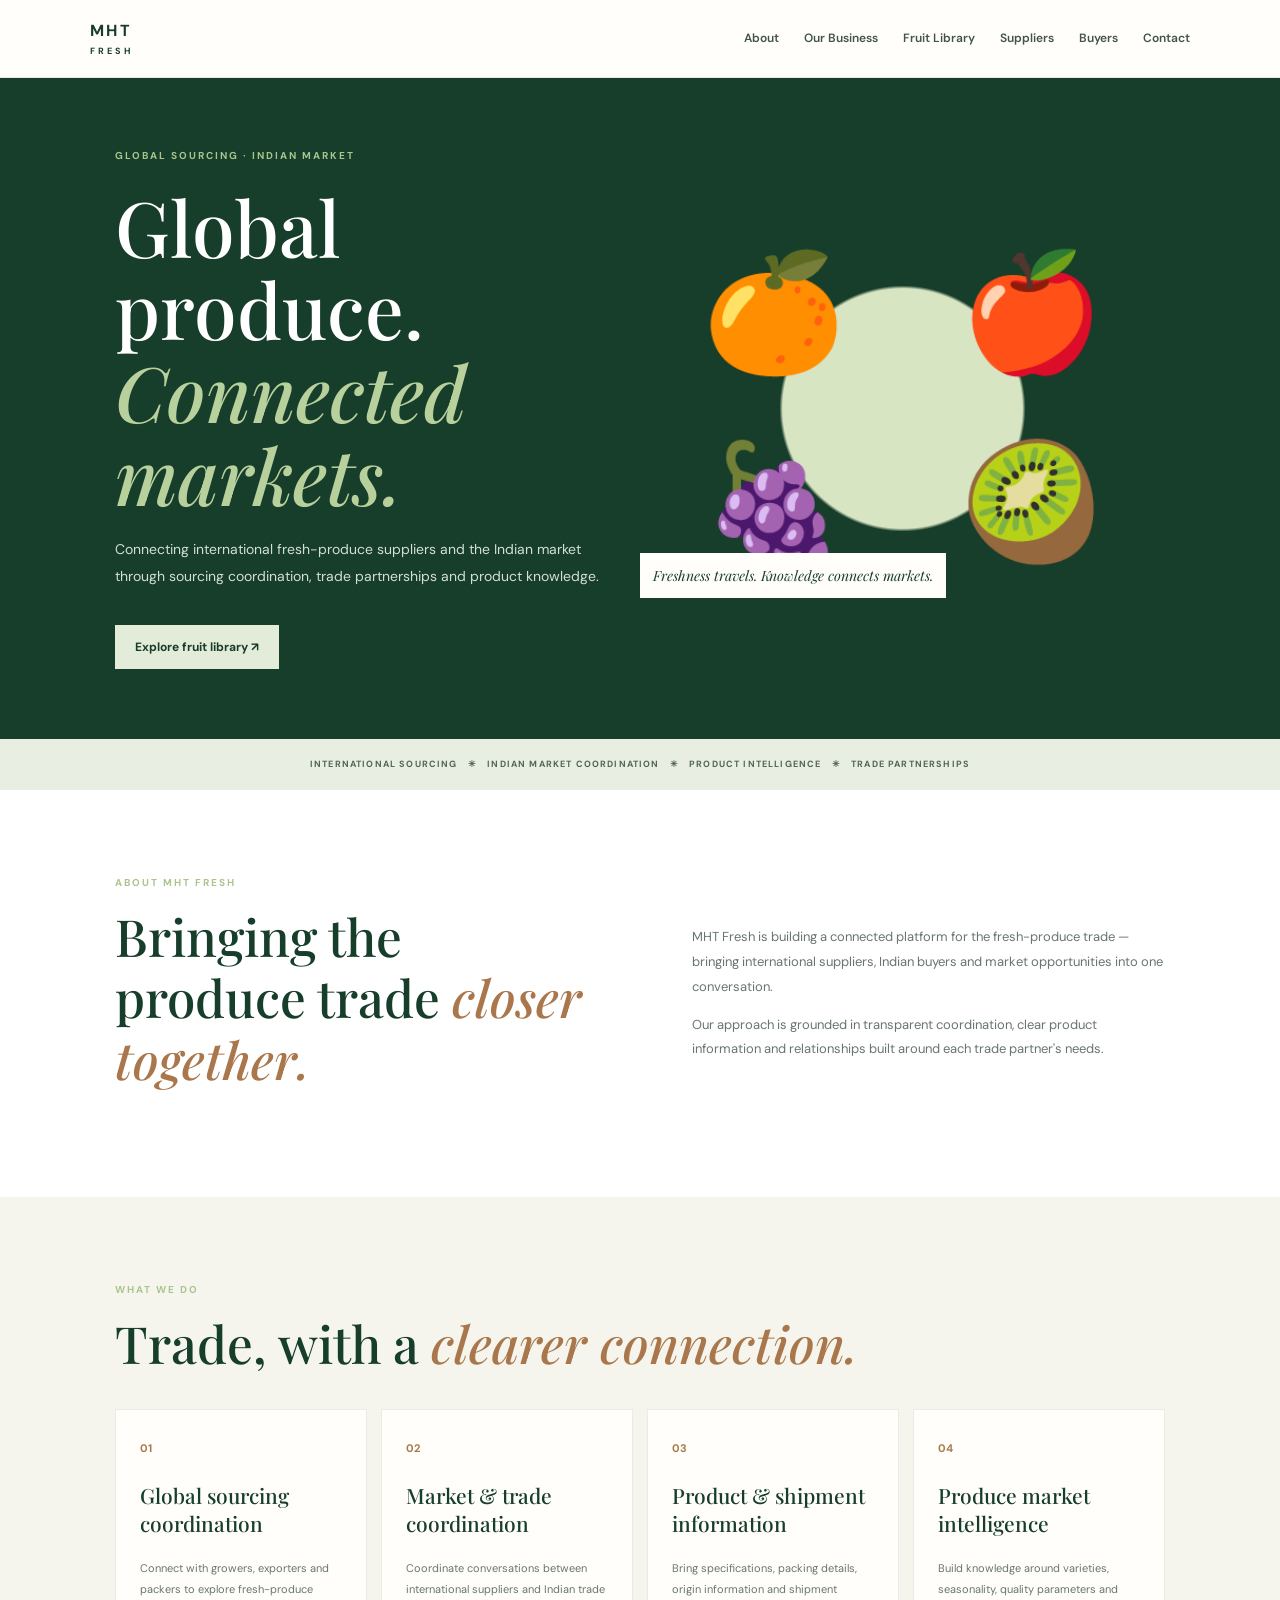
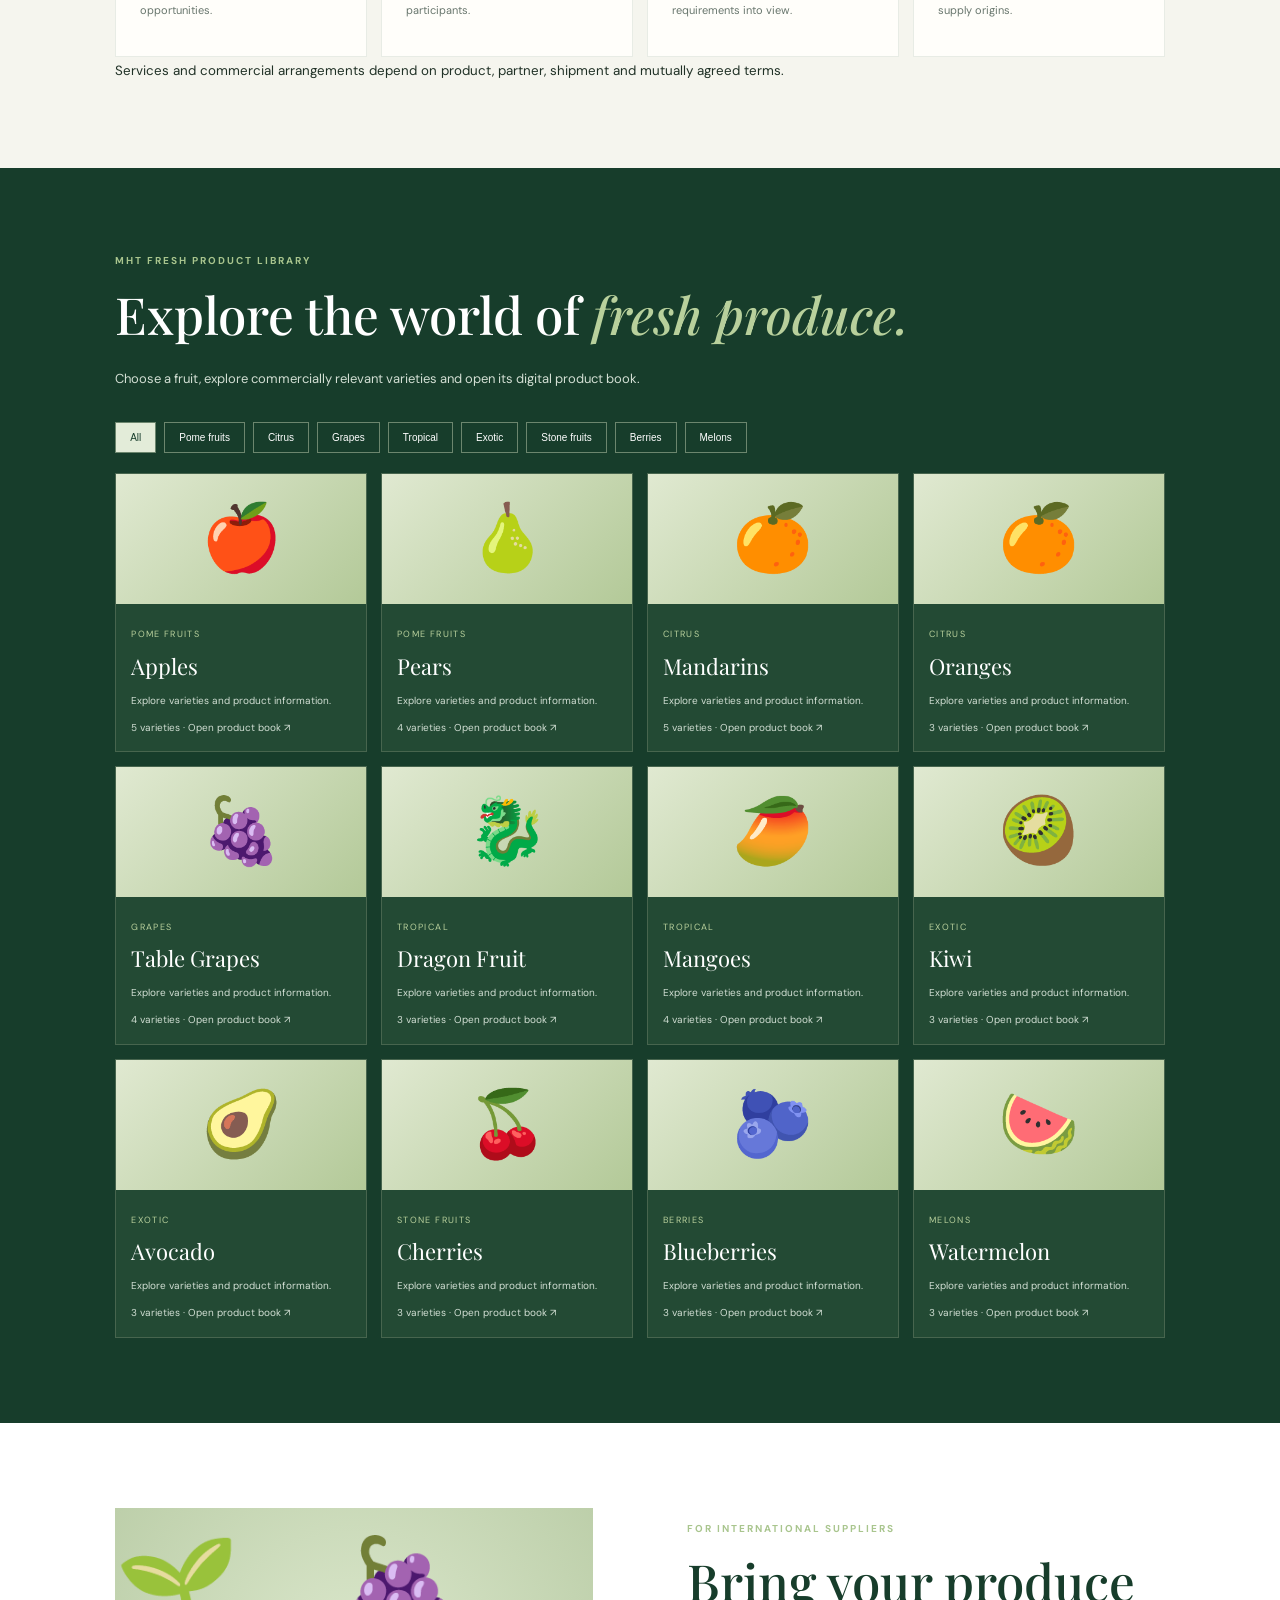
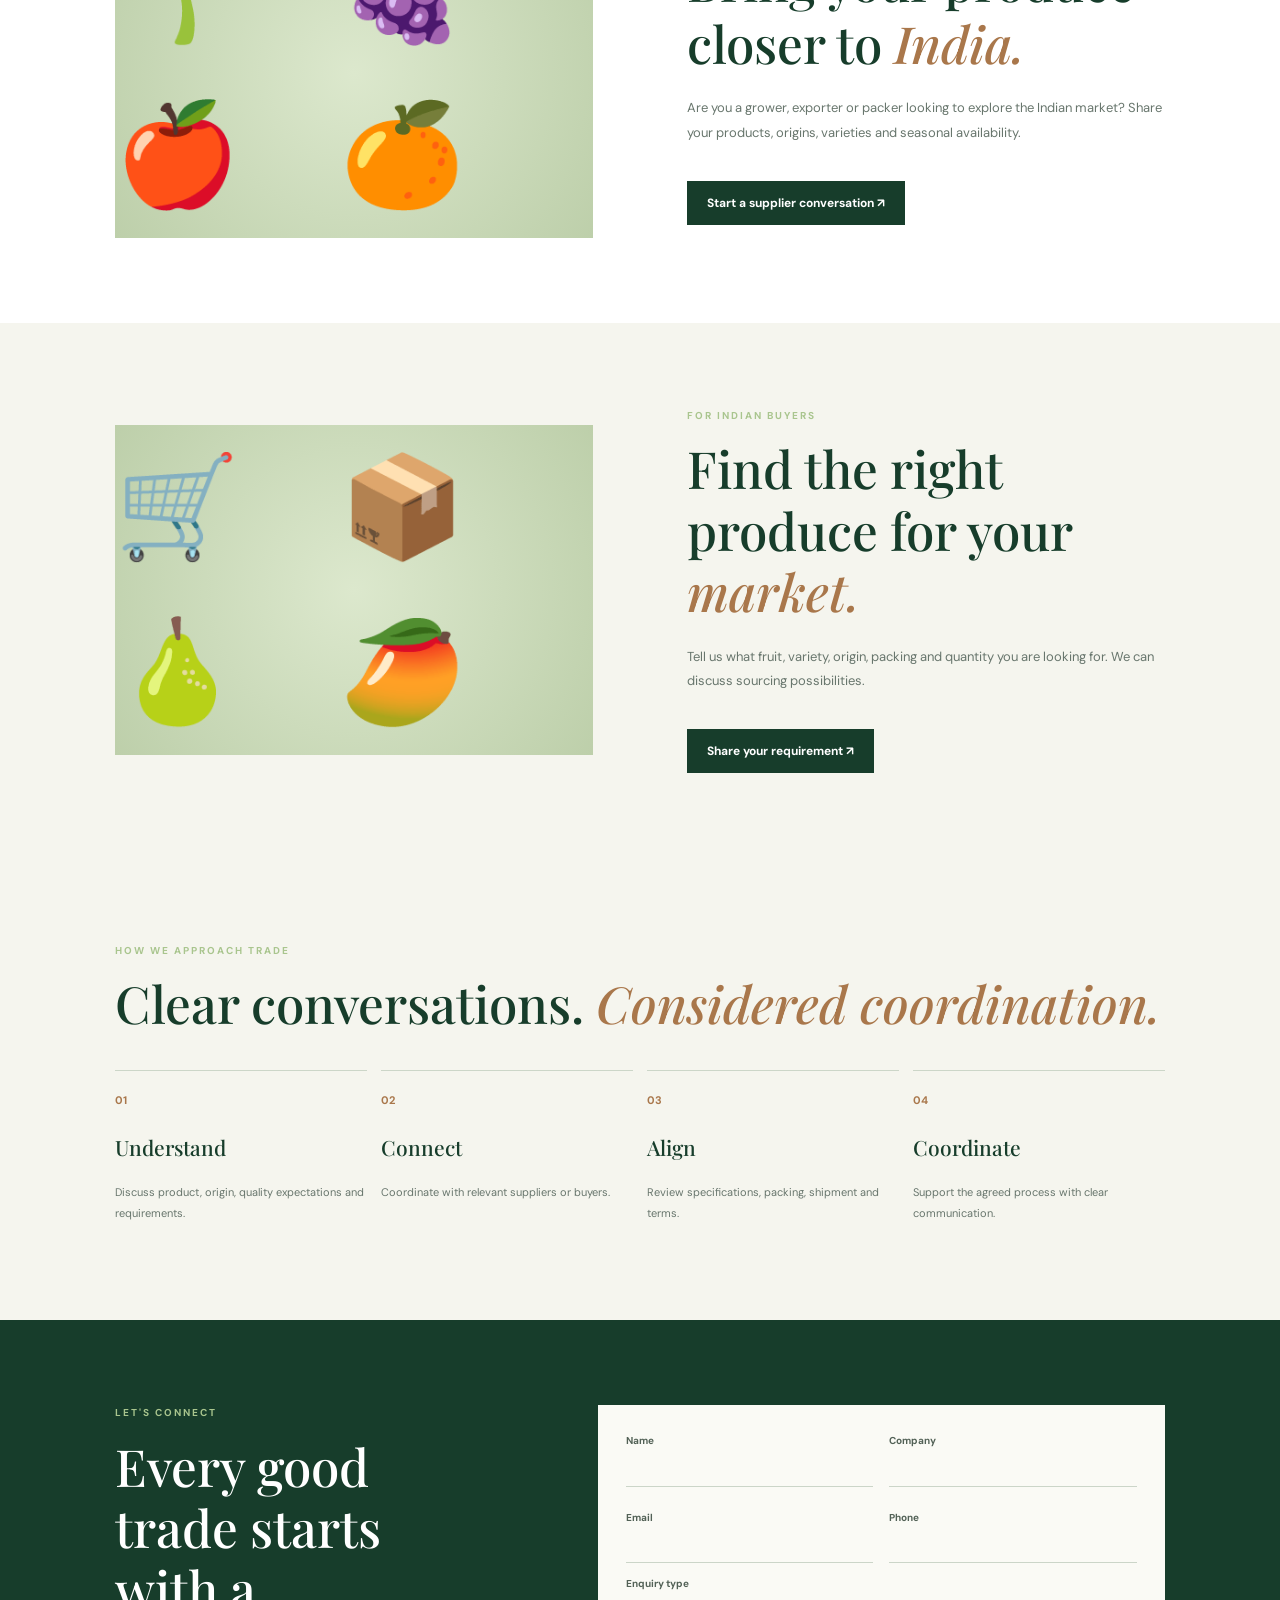
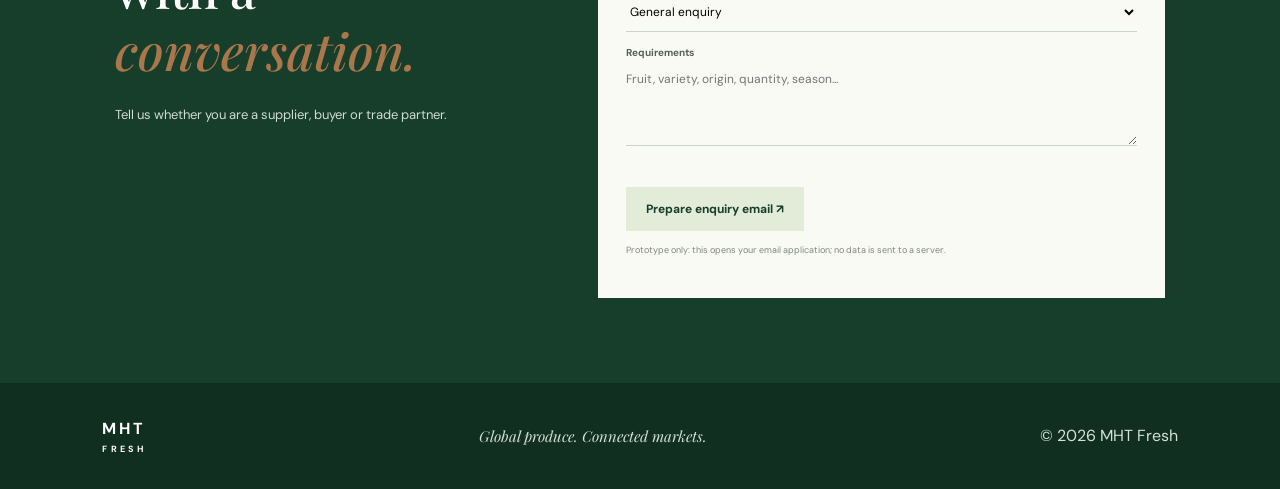
<file: corporate-prototype/index.html>
<!doctype html>
<html lang="en"><head><meta charset="utf-8"><meta name="viewport" content="width=device-width,initial-scale=1"><meta name="description" content="MHT Fresh connects global fresh-produce suppliers with the Indian market through sourcing coordination, trade partnerships and product knowledge."><title>MHT Fresh | Global Produce, Connected Markets</title><link rel="stylesheet" href="styles.css"></head>
<body><header><a class="logo" href="#home">MHT <small>FRESH</small></a><button id="menu" aria-label="Menu">☰</button><nav id="nav"><a href="#about">About</a><a href="#trade">Our Business</a><a href="#catalogue">Fruit Library</a><a href="#suppliers">Suppliers</a><a href="#buyers">Buyers</a><a href="#contact">Contact</a></nav></header>
<main><section class="hero" id="home"><div><label>GLOBAL SOURCING · INDIAN MARKET</label><h1>Global produce.<br><i>Connected markets.</i></h1><p>Connecting international fresh-produce suppliers and the Indian market through sourcing coordination, trade partnerships and product knowledge.</p><a class="button" href="#catalogue">Explore fruit library ↗</a></div><div class="hero-art">🍊　🍎<br>🍇　🥝<small>Freshness travels. Knowledge connects markets.</small></div></section>
<div class="ticker">INTERNATIONAL SOURCING　✳　INDIAN MARKET COORDINATION　✳　PRODUCT INTELLIGENCE　✳　TRADE PARTNERSHIPS</div>
<section class="section two" id="about"><div><label>ABOUT MHT FRESH</label><h2>Bringing the produce trade <i>closer together.</i></h2></div><div><p>MHT Fresh is building a connected platform for the fresh-produce trade — bringing international suppliers, Indian buyers and market opportunities into one conversation.</p><p>Our approach is grounded in transparent coordination, clear product information and relationships built around each trade partner's needs.</p></div></section>
<section class="section pale" id="trade"><label>WHAT WE DO</label><h2>Trade, with a <i>clearer connection.</i></h2><div class="cards"><article><b>01</b><h3>Global sourcing coordination</h3><p>Connect with growers, exporters and packers to explore fresh-produce opportunities.</p></article><article><b>02</b><h3>Market & trade coordination</h3><p>Coordinate conversations between international suppliers and Indian trade participants.</p></article><article><b>03</b><h3>Product & shipment information</h3><p>Bring specifications, packing details, origin information and shipment requirements into view.</p></article><article><b>04</b><h3>Produce market intelligence</h3><p>Build knowledge around varieties, seasonality, quality parameters and supply origins.</p></article></div><small>Services and commercial arrangements depend on product, partner, shipment and mutually agreed terms.</small></section>
<section class="section catalogue" id="catalogue"><label>MHT FRESH PRODUCT LIBRARY</label><h2>Explore the world of <i>fresh produce.</i></h2><p>Choose a fruit, explore commercially relevant varieties and open its digital product book.</p><div id="filters" class="filters"></div><div id="fruits" class="fruits"></div></section>
<section class="section split" id="suppliers"><div class="visual">🌱　🍇　🍎　🍊</div><div><label>FOR INTERNATIONAL SUPPLIERS</label><h2>Bring your produce closer to <i>India.</i></h2><p>Are you a grower, exporter or packer looking to explore the Indian market? Share your products, origins, varieties and seasonal availability.</p><a class="button dark" href="#contact" data-type="International supplier">Start a supplier conversation ↗</a></div></section>
<section class="section split pale" id="buyers"><div class="visual">🛒　📦　🍐　🥭</div><div><label>FOR INDIAN BUYERS</label><h2>Find the right produce for your <i>market.</i></h2><p>Tell us what fruit, variety, origin, packing and quantity you are looking for. We can discuss sourcing possibilities.</p><a class="button dark" href="#contact" data-type="Indian buyer">Share your requirement ↗</a></div></section>
<section class="section pale"><label>HOW WE APPROACH TRADE</label><h2>Clear conversations. <i>Considered coordination.</i></h2><div class="steps"><div><b>01</b><h3>Understand</h3><p>Discuss product, origin, quality expectations and requirements.</p></div><div><b>02</b><h3>Connect</h3><p>Coordinate with relevant suppliers or buyers.</p></div><div><b>03</b><h3>Align</h3><p>Review specifications, packing, shipment and terms.</p></div><div><b>04</b><h3>Coordinate</h3><p>Support the agreed process with clear communication.</p></div></div></section>
<section class="contact" id="contact"><div><label>LET'S CONNECT</label><h2>Every good trade starts with a <i>conversation.</i></h2><p>Tell us whether you are a supplier, buyer or trade partner.</p></div><form id="form"><div class="fields"><label>Name<input name="name" required></label><label>Company<input name="company"></label><label>Email<input name="email" type="email" required></label><label>Phone<input name="phone"></label></div><label>Enquiry type<select name="type" id="type"><option>General enquiry</option><option>International supplier</option><option>Indian buyer</option><option>Trade partner</option></select></label><label>Requirements<textarea name="message" rows="4" placeholder="Fruit, variety, origin, quantity, season..."></textarea></label><button class="button">Prepare enquiry email ↗</button><small>Prototype only: this opens your email application; no data is sent to a server.</small><p id="status"></p></form></section></main>
<footer><a class="logo" href="#home">MHT <small>FRESH</small></a><p>Global produce. Connected markets.</p><span>© <span id="year"></span> MHT Fresh</span></footer>
<div class="overlay" id="overlay"><div class="book"><button id="close" class="close">×</button><aside><label>PRODUCT BOOK</label><h2 id="bookname"></h2><p id="booksub"></p><div id="booknav"></div><small>Reference content only. Verify commercial specifications for each lot.</small></aside><article><div class="booktop">MHT FRESH <span id="booksection"></span></div><div id="bookbody"></div><div class="controls"><button id="prev">← Previous</button><span id="page"></span><button id="next">Next →</button><button id="print">Print / PDF</button></div></article></div></div><script src="app.js"></script></body></html>
</file>
<file: corporate-prototype/styles.css>
@import url('https://fonts.googleapis.com/css2?family=DM+Sans:wght@400;500;600;700&family=Playfair+Display:ital,wght@0,500;0,600;1,500&display=swap');
:root{--g:#173d2b;--cream:#f5f5ee;--ink:#203126;--muted:#68766d;--gold:#a9774b;--serif:'Playfair Display',Georgia,serif;--sans:'DM Sans',Arial,sans-serif}*{box-sizing:border-box}html{scroll-behavior:smooth;scroll-padding-top:80px}body{margin:0;color:var(--ink);font-family:var(--sans);line-height:1.65}header{height:78px;padding:0 7%;display:flex;align-items:center;justify-content:space-between;background:#fffefa;position:sticky;top:0;z-index:5;border-bottom:1px solid #e8ece5}.logo{color:var(--g);font-weight:700;letter-spacing:.16em;text-decoration:none}.logo small{display:block;font-size:9px;letter-spacing:.35em}nav{display:flex;gap:25px;font-size:12px;font-weight:600}nav a{color:#425449;text-decoration:none}#menu{display:none}label{display:block;font-size:10px;letter-spacing:.2em;font-weight:700;color:#a9c58e}.hero{background:var(--g);color:white;min-height:570px;padding:70px 9%;display:grid;grid-template-columns:1fr 1fr;align-items:center}.hero h1{font:500 clamp(48px,6vw,78px)/1.08 var(--serif);margin:20px 0}.hero h1 i,h2 i{color:#b8d09c;font-weight:500}.hero p{max-width:490px;color:#d2dfd4;font-size:14px;line-height:1.9}.button{display:inline-block;border:0;background:#e3ecd9;color:var(--g);padding:14px 20px;margin-top:22px;font:700 12px var(--sans);text-decoration:none;cursor:pointer}.hero-art{min-height:330px;display:grid;place-items:center;text-align:center;font-size:clamp(65px,9vw,115px);background:radial-gradient(circle,#d8e5c3 0 37%,transparent 38%);position:relative}.hero-art small{position:absolute;bottom:0;left:0;background:#fffefa;color:var(--g);padding:13px;font:italic 14px var(--serif)}.ticker{background:#e8eee2;color:#526653;text-align:center;padding:18px;font-size:9px;letter-spacing:.13em;font-weight:700}.section{padding:85px 9%}.section h2,.contact h2{font:500 clamp(34px,4vw,52px)/1.2 var(--serif);color:var(--g);margin:14px 0 22px}.section h2 i,.contact h2 i{color:var(--gold)}.section p,.contact p{font-size:13px;color:var(--muted);line-height:1.9}.two{display:grid;grid-template-columns:1fr 1fr;gap:10%;align-items:center}.pale{background:var(--cream)}.cards,.fruits,.steps{display:grid;grid-template-columns:repeat(4,1fr);gap:14px;margin-top:35px}.cards article{background:#fffefa;padding:24px;min-height:220px;border:1px solid #e8ece5}.cards b,.steps b{color:var(--gold);font-size:11px}.cards h3,.steps h3{font:500 21px var(--serif);color:var(--g)}.cards p,.steps p{font-size:11px}.catalogue{background:var(--g);color:white}.catalogue h2{color:white}.catalogue h2 i{color:#b8d09c}.catalogue>p{color:#d3dfd4}.filters{display:flex;flex-wrap:wrap;gap:8px;margin:30px 0 20px}.filters button{background:transparent;border:1px solid #6c866e;color:white;padding:9px 14px;font-size:10px;cursor:pointer}.filters button.active{background:#e3ecd9;color:var(--g)}.fruits{margin-top:0}.fruit{background:#234a34;border:1px solid #47654e;cursor:pointer}.fruit:hover{transform:translateY(-3px)}.fruitpic{height:130px;background:linear-gradient(135deg,#e0e9d1,#b3c998);display:grid;place-items:center;font-size:65px}.fruitinfo{padding:15px}.fruitinfo small{color:#b8d09c;font-size:9px;letter-spacing:.15em}.fruitinfo h3{font:22px var(--serif);margin:5px 0;color:white}.fruitinfo p,.fruitinfo span{font-size:10px;color:#d2dfd4}.fruitinfo span{display:block;margin-top:10px}.split{display:grid;grid-template-columns:1fr 1fr;gap:9%;align-items:center}.visual{background:radial-gradient(circle,#dce8cd,#bdcfaa);min-height:260px;display:grid;place-items:center;font-size:clamp(55px,8vw,100px)}.dark{background:var(--g);color:white}.steps>div{border-top:1px solid #ccd6c8;padding-top:15px}.contact{background:var(--g);color:white;padding:85px 9%;display:grid;grid-template-columns:.8fr 1.2fr;gap:10%}.contact h2{color:white}.contact p{color:#d0ddcf}.contact form{background:#fafaf5;color:var(--ink);padding:28px}.contact form label{color:#526156;letter-spacing:0;font-size:10px;margin:0 0 13px}.fields{display:grid;grid-template-columns:1fr 1fr;gap:10px 16px}.contact input,.contact select,.contact textarea{width:100%;border:0;border-bottom:1px solid #cbd5c8;background:transparent;padding:10px 0;font:12px var(--sans)}.contact .button{cursor:pointer}.contact form small{display:block;font-size:9px;color:#7b887d;margin-top:12px}footer{background:#102f21;color:#d4e0d4;padding:28px 8%;display:flex;justify-content:space-between;align-items:center}footer .logo{color:white}footer p{font:italic 15px var(--serif)}.overlay{display:none;position:fixed;inset:0;background:#06180fdd;z-index:9;padding:3vh 3vw;overflow:auto}.overlay.open{display:grid;place-items:center}.book{background:#f7f6ef;width:min(1100px,100%);min-height:650px;display:grid;grid-template-columns:250px 1fr;position:relative}.close{position:absolute;right:12px;top:10px;border:0;border-radius:50%;font-size:24px;z-index:2;cursor:pointer}.book aside{background:var(--g);color:white;padding:35px 23px;display:flex;flex-direction:column}.book aside h2{font:32px var(--serif);margin:5px 0}.book aside p{color:#cbd8ca;font-size:11px}.book aside nav{display:flex;flex-direction:column;gap:3px;margin-top:20px}.book aside nav button{text-align:left;background:none;border:0;color:#d4dfd2;padding:9px;font-size:10px;cursor:pointer}.book aside nav button.active{background:#2b5940}.book aside small{margin-top:auto;font-size:9px;color:#b5c6b3}.book article{padding:45px 7% 25px;display:flex;flex-direction:column}.booktop{font-size:9px;letter-spacing:.16em;color:var(--gold);border-bottom:1px solid #dce2d8;padding-bottom:13px;display:flex;justify-content:space-between}.book h3{font:36px var(--serif);color:var(--g);margin:35px 0 10px}.bookbody{font-size:13px;color:var(--muted);line-height:1.9}.facts{display:grid;grid-template-columns:1fr 1fr;gap:12px;margin-top:25px}.facts div{background:white;padding:15px;border:1px solid #e5e9e0}.facts b{display:block;color:var(--g);font:18px var(--serif)}.facts small{color:#78857a}.note{background:#eaf0e3;padding:13px;margin-top:20px;font-size:10px;color:#667469;border-left:3px solid #a8bd8e}.controls{display:flex;align-items:center;gap:15px;margin-top:auto;padding-top:20px;border-top:1px solid #dce2d8}.controls button{border:0;background:none;color:var(--g);font-weight:700;font-size:10px;cursor:pointer}.controls span{font-size:10px;color:var(--muted);margin-right:auto}#print{background:var(--g);color:white;padding:10px 13px}@media(max-width:850px){header{padding:0 5%}#menu{display:block;border:0;background:none;font-size:24px;color:var(--g)}nav{display:none;position:absolute;top:78px;left:0;right:0;background:white;padding:20px;flex-direction:column}nav.open{display:flex}.hero{grid-template-columns:1fr;padding:55px 7% 25px}.hero-art{min-height:250px}.two,.contact{grid-template-columns:1fr;gap:25px}.cards,.fruits,.steps{grid-template-columns:repeat(2,1fr)}.split{grid-template-columns:1fr}}@media(max-width:560px){.section{padding:60px 7%}.hero h1{font-size:48px}.cards,.fruits,.steps{grid-template-columns:1fr 1fr;gap:9px}.cards article{padding:16px}.fields{grid-template-columns:1fr}.contact{padding:60px 7%}.book{display:block;min-height:100vh}.book aside{padding:22px}.book aside nav{flex-direction:row;overflow:auto}.book aside nav button{white-space:nowrap}.book aside small{display:none}.book article{min-height:65vh;padding:25px 20px}.book h3{font-size:29px}.controls{flex-wrap:wrap}footer{flex-wrap:wrap;gap:12px}}@media print{body *{visibility:hidden}.overlay,.overlay *{visibility:visible}.overlay{display:block!important;position:absolute;background:white;padding:0}.book{display:block;box-shadow:none}.book aside,.close,.controls{display:none}.book article{min-height:0;page-break-after:always;padding:18mm}}
</file>
